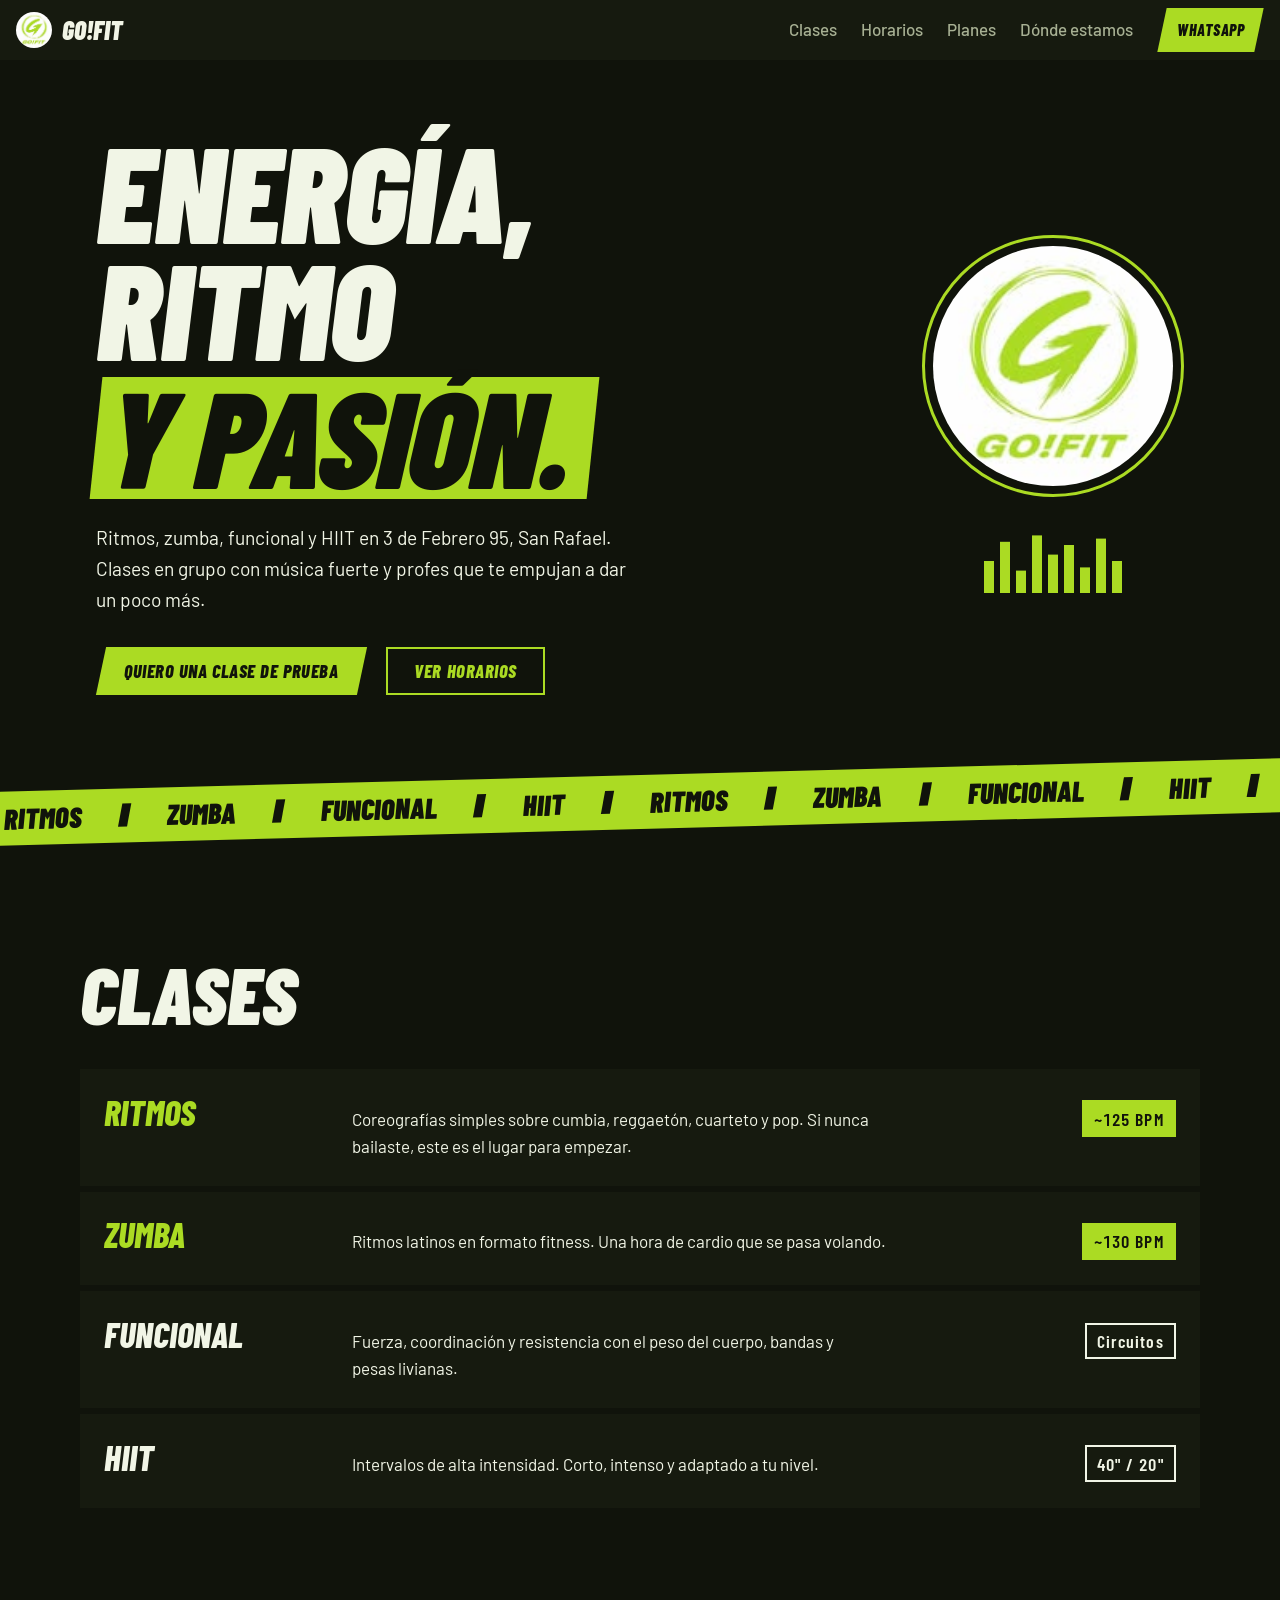
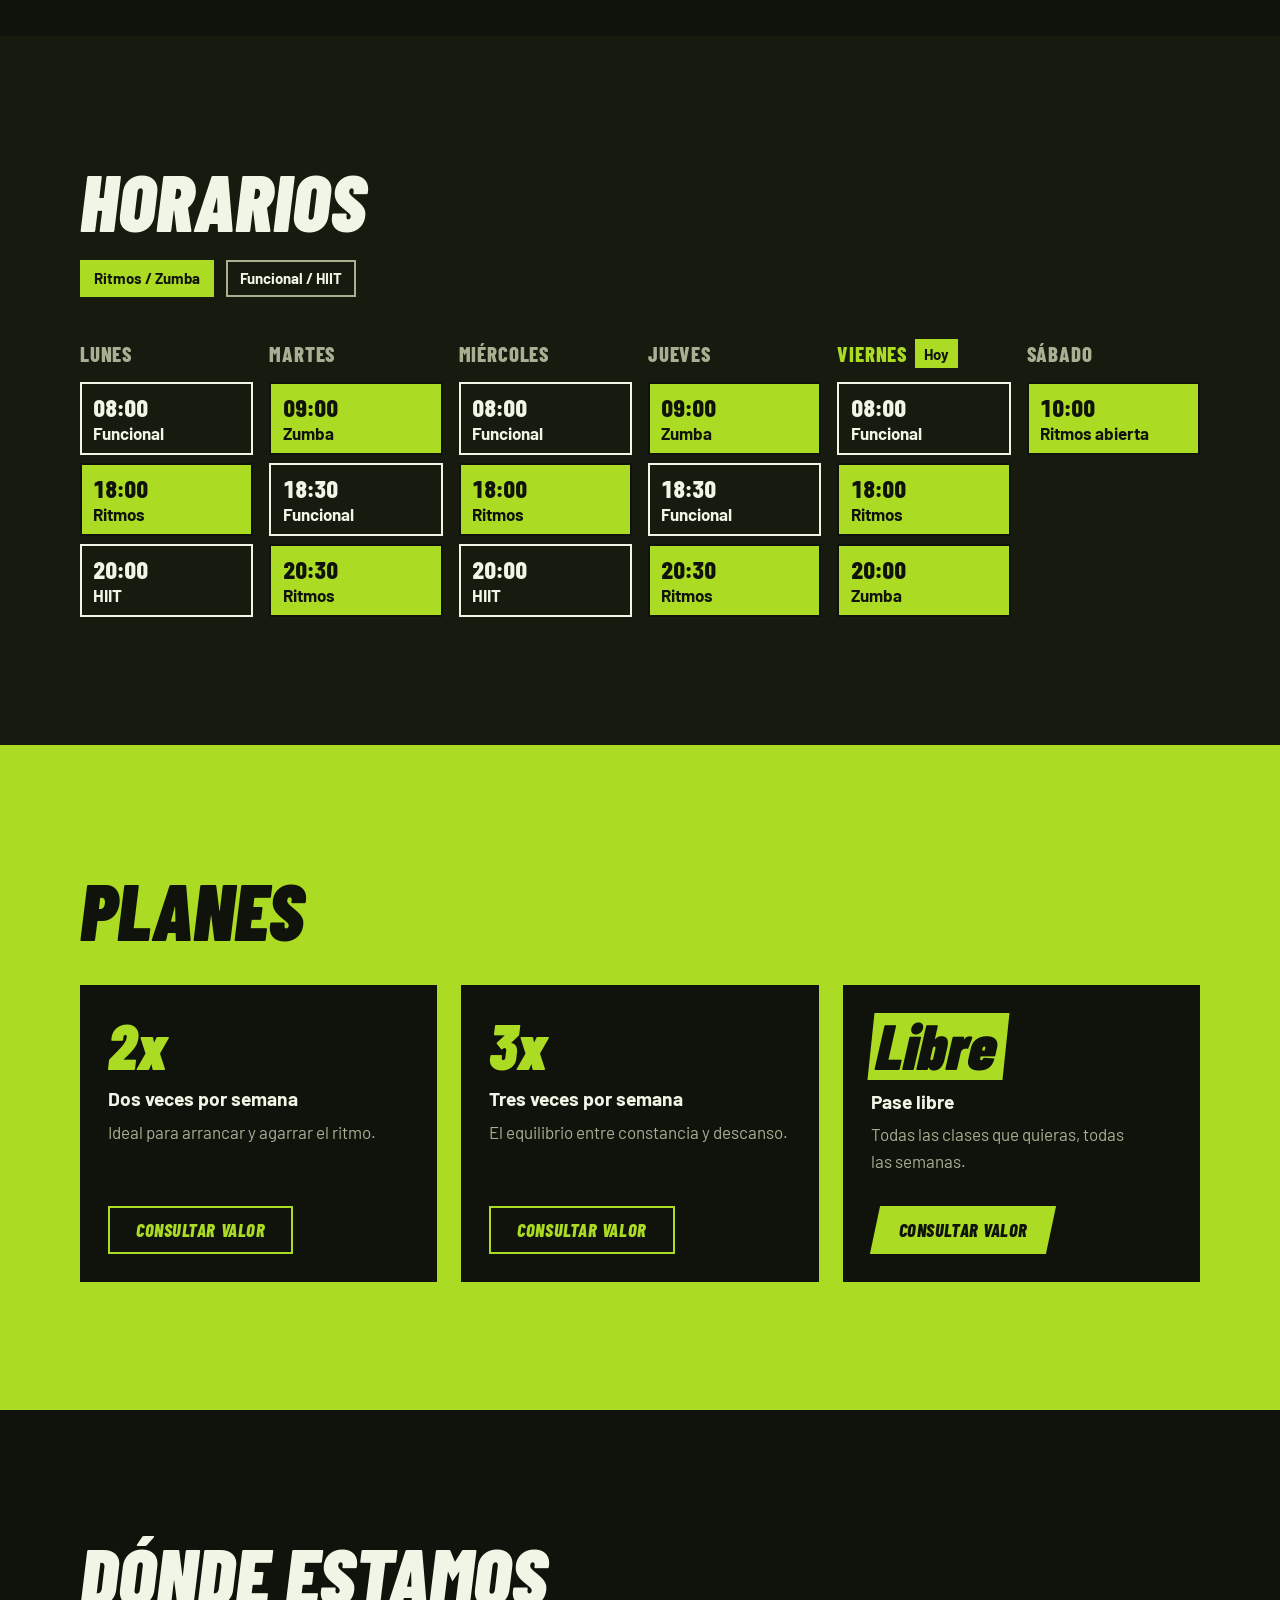
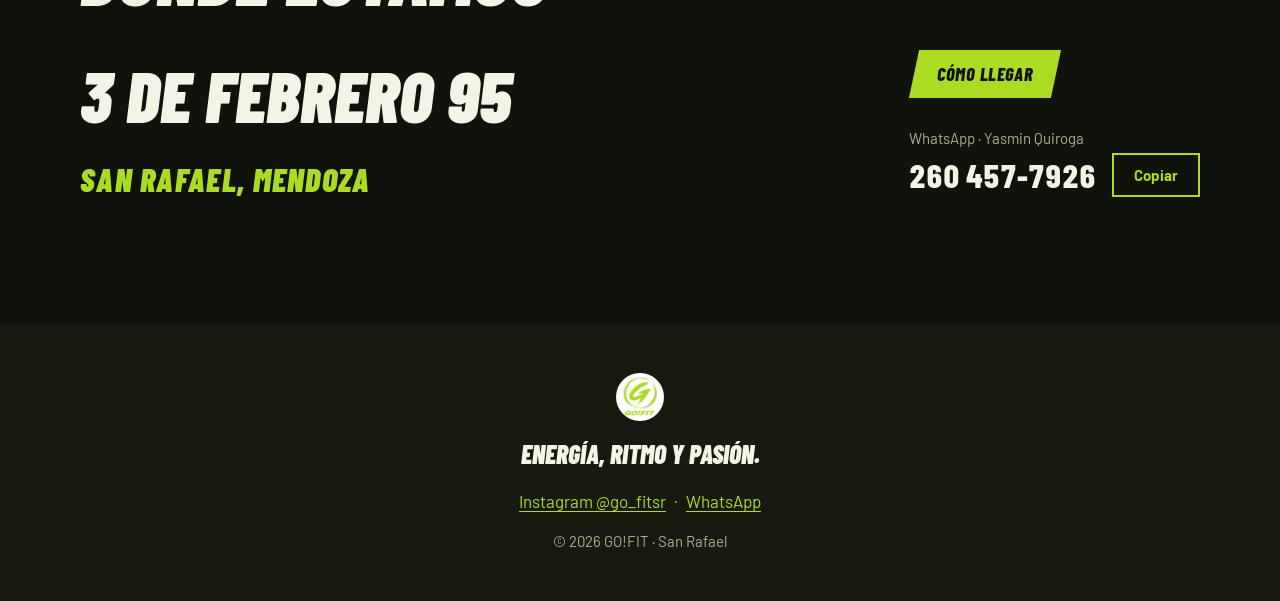
<file: index.html>
<!doctype html>
<html lang="es-AR">
<head>
  <meta charset="utf-8">
  <meta name="viewport" content="width=device-width, initial-scale=1, viewport-fit=cover">
  <meta name="robots" content="noindex"><!-- propuesta: que Google no la indexe hasta que esté aprobada -->
  <title>GO!FIT San Rafael · Ritmos, zumba, funcional y HIIT</title>
  <meta name="description" content="GO!FIT, clases grupales en San Rafael, Mendoza: ritmos, zumba, funcional y HIIT. 3 de Febrero 95. Pedí tu clase de prueba por WhatsApp.">
  <meta property="og:title" content="GO!FIT San Rafael · Energía, ritmo y pasión">
  <meta property="og:description" content="GO!FIT, clases grupales en San Rafael, Mendoza: ritmos, zumba, funcional y HIIT. 3 de Febrero 95. Pedí tu clase de prueba por WhatsApp.">
  <meta property="og:type" content="website">
  <meta property="og:locale" content="es_AR">
  <meta name="color-scheme" content="dark">
  <!-- Igual al fondo de la barra de navegación, para que la barra del celular no corte -->
  <meta name="theme-color" content="#161a0f">
  <link rel="icon" href="img/logo.jpg">
  <link rel="preconnect" href="https://fonts.googleapis.com">
  <link rel="preconnect" href="https://fonts.gstatic.com" crossorigin>
  <link href="https://fonts.googleapis.com/css2?family=Barlow+Condensed:ital,wght@0,600;0,800;1,800;1,900&family=Barlow:wght@400;500;700&display=swap" rel="stylesheet">
  <link rel="stylesheet" href="styles.css">
  <script type="application/ld+json">
  {"@context":"https://schema.org","@type":"ExerciseGym","name":"GO!FIT San Rafael",
   "description":"Clases grupales de ritmos, zumba, funcional y HIIT.",
   "address":{"@type":"PostalAddress","streetAddress":"3 de Febrero 95","addressLocality":"San Rafael","addressRegion":"Mendoza","addressCountry":"AR"},
   "telephone":"+54 9 260 457-7926","sameAs":["https://www.instagram.com/go_fitsr/"]}
  </script>
</head>
<body>

  <a class="skip" href="#contenido">Saltar al contenido</a>

  <header class="nav">
    <a href="#inicio" class="nav__brand" aria-label="GO!FIT, ir al inicio">
      <img src="img/logo.jpg" alt="" width="36" height="36">
      <span>GO!FIT</span>
    </a>
    <button type="button" class="nav__toggle" aria-expanded="false" aria-controls="menu" aria-label="Abrir menú">
      <span></span><span></span><span></span>
    </button>
    <nav id="menu" class="nav__menu" aria-label="Principal">
      <a href="#clases">Clases</a>
      <a href="#horarios">Horarios</a>
      <a href="#planes">Planes</a>
      <a href="#ubicacion">Dónde estamos</a>
      <a href="https://wa.me/5492604577926?text=Hola!%20Quiero%20info%20sobre%20GO!FIT" class="btn btn--small" target="_blank" rel="noopener">WhatsApp</a>
    </nav>
  </header>

  <main id="contenido" tabindex="-1">

    <section id="inicio" class="hero">
      <div class="hero__text">
        <h1 class="hero__title">
          <span>Energía,</span>
          <span>ritmo</span>
          <span class="hero__title-accent">y pasión.</span>
        </h1>
        <p class="hero__lead">Ritmos, zumba, funcional y HIIT en 3 de Febrero 95, San Rafael. Clases en grupo con música fuerte y profes que te empujan a dar un poco más.</p>
        <div class="hero__actions">
          <a href="https://wa.me/5492604577926?text=Hola!%20Quiero%20hacer%20una%20clase%20de%20prueba%20en%20GO!FIT" class="btn" target="_blank" rel="noopener">Quiero una clase de prueba</a>
          <a href="#horarios" class="btn btn--ghost">Ver horarios</a>
        </div>
      </div>
      <div class="hero__visual" aria-hidden="true">
        <div class="hero__badge">
          <img src="img/logo.jpg" alt="" width="150" height="150" decoding="async">
        </div>
        <div class="eq">
          <span></span><span></span><span></span><span></span><span></span><span></span><span></span><span></span><span></span>
        </div>
      </div>
    </section>

    <div class="marquee" aria-hidden="true">
      <div class="marquee__track">
        <span>Ritmos</span><span>Zumba</span><span>Funcional</span><span>HIIT</span>
        <span>Ritmos</span><span>Zumba</span><span>Funcional</span><span>HIIT</span>
        <span>Ritmos</span><span>Zumba</span><span>Funcional</span><span>HIIT</span>
        <span>Ritmos</span><span>Zumba</span><span>Funcional</span><span>HIIT</span>
      </div>
    </div>

    <!-- COMPLETAR: descripciones de ejemplo, ajustar a lo que dan las profes -->
    <section id="clases" class="section">
      <h2 class="section__title" data-reveal>Clases</h2>
      <ul class="classes">
        <li class="class class--music" data-reveal>
          <h3>Ritmos</h3>
          <p>Coreografías simples sobre cumbia, reggaetón, cuarteto y pop. Si nunca bailaste, este es el lugar para empezar.</p>
          <span class="class__tempo">~125 BPM</span>
        </li>
        <li class="class class--music" data-reveal>
          <h3>Zumba</h3>
          <p>Ritmos latinos en formato fitness. Una hora de cardio que se pasa volando.</p>
          <span class="class__tempo">~130 BPM</span>
        </li>
        <li class="class class--power" data-reveal>
          <h3>Funcional</h3>
          <p>Fuerza, coordinación y resistencia con el peso del cuerpo, bandas y pesas livianas.</p>
          <span class="class__tempo">Circuitos</span>
        </li>
        <li class="class class--power" data-reveal>
          <h3>HIIT</h3>
          <p>Intervalos de alta intensidad. Corto, intenso y adaptado a tu nivel.</p>
          <span class="class__tempo">40" / 20"</span>
        </li>
      </ul>
    </section>

    <!-- COMPLETAR: horarios de ejemplo, reemplazar por los reales -->
    <section id="horarios" class="section section--alt">
      <h2 class="section__title" data-reveal>Horarios</h2>
      <div class="legend">
        <span class="chip chip--music">Ritmos / Zumba</span>
        <span class="chip chip--power">Funcional / HIIT</span>
      </div>
      <!-- data-day: número de día de JavaScript (1 = lunes) para marcar "Hoy" -->
      <div class="week">
        <div class="day" data-day="1" data-reveal>
          <h3>Lunes</h3>
          <ul class="day__slots">
            <li class="slot slot--power"><time>08:00</time> Funcional</li>
            <li class="slot slot--music"><time>18:00</time> Ritmos</li>
            <li class="slot slot--power"><time>20:00</time> HIIT</li>
          </ul>
        </div>
        <div class="day" data-day="2" data-reveal>
          <h3>Martes</h3>
          <ul class="day__slots">
            <li class="slot slot--music"><time>09:00</time> Zumba</li>
            <li class="slot slot--power"><time>18:30</time> Funcional</li>
            <li class="slot slot--music"><time>20:30</time> Ritmos</li>
          </ul>
        </div>
        <div class="day" data-day="3" data-reveal>
          <h3>Miércoles</h3>
          <ul class="day__slots">
            <li class="slot slot--power"><time>08:00</time> Funcional</li>
            <li class="slot slot--music"><time>18:00</time> Ritmos</li>
            <li class="slot slot--power"><time>20:00</time> HIIT</li>
          </ul>
        </div>
        <div class="day" data-day="4" data-reveal>
          <h3>Jueves</h3>
          <ul class="day__slots">
            <li class="slot slot--music"><time>09:00</time> Zumba</li>
            <li class="slot slot--power"><time>18:30</time> Funcional</li>
            <li class="slot slot--music"><time>20:30</time> Ritmos</li>
          </ul>
        </div>
        <div class="day" data-day="5" data-reveal>
          <h3>Viernes</h3>
          <ul class="day__slots">
            <li class="slot slot--power"><time>08:00</time> Funcional</li>
            <li class="slot slot--music"><time>18:00</time> Ritmos</li>
            <li class="slot slot--music"><time>20:00</time> Zumba</li>
          </ul>
        </div>
        <div class="day" data-day="6" data-reveal>
          <h3>Sábado</h3>
          <ul class="day__slots">
            <li class="slot slot--music"><time>10:00</time> Ritmos abierta</li>
          </ul>
        </div>
      </div>
    </section>

    <!-- COMPLETAR: confirmar planes; los valores se consultan por WhatsApp -->
    <section id="planes" class="section section--lime">
      <h2 class="section__title" data-reveal>Planes</h2>
      <div class="plans">
        <article class="plan" data-reveal>
          <p class="plan__freq">2x</p>
          <h3>Dos veces por semana</h3>
          <p>Ideal para arrancar y agarrar el ritmo.</p>
          <a class="btn btn--ghost plan__cta" href="https://wa.me/5492604577926?text=Hola!%20Quiero%20el%20valor%20del%20plan%202%20veces%20por%20semana" target="_blank" rel="noopener">Consultar valor</a>
        </article>
        <article class="plan" data-reveal>
          <p class="plan__freq">3x</p>
          <h3>Tres veces por semana</h3>
          <p>El equilibrio entre constancia y descanso.</p>
          <a class="btn btn--ghost plan__cta" href="https://wa.me/5492604577926?text=Hola!%20Quiero%20el%20valor%20del%20plan%203%20veces%20por%20semana" target="_blank" rel="noopener">Consultar valor</a>
        </article>
        <article class="plan plan--featured" data-reveal>
          <p class="plan__freq">Libre</p>
          <h3>Pase libre</h3>
          <p>Todas las clases que quieras, todas las semanas.</p>
          <a class="btn plan__cta" href="https://wa.me/5492604577926?text=Hola!%20Quiero%20el%20valor%20del%20pase%20libre" target="_blank" rel="noopener">Consultar valor</a>
        </article>
      </div>
    </section>

    <section id="ubicacion" class="section">
      <h2 class="section__title" data-reveal>Dónde estamos</h2>
      <div class="location">
        <p class="location__address">3 de Febrero 95<br><span>San Rafael, Mendoza</span></p>
        <div class="location__actions">
          <a class="btn" href="https://www.google.com/maps/search/?api=1&query=3+de+Febrero+95,+San+Rafael,+Mendoza" target="_blank" rel="noopener">Cómo llegar</a>
          <div class="contact">
            <p class="contact__label">WhatsApp · Yasmin Quiroga</p>
            <p class="contact__number">
              <span id="phone" class="contact__phone">260 457-7926</span>
              <button type="button" class="contact__copy" id="copy-phone" aria-label="Copiar el número de WhatsApp">Copiar</button>
            </p>
            <!-- Anuncia "copiado" a lectores de pantalla; el botón tiene aria-label fijo -->
            <span class="sr-only" id="copy-status" role="status"></span>
          </div>
        </div>
      </div>
    </section>

  </main>

  <footer class="footer">
    <img src="img/logo.jpg" alt="Logo de GO!FIT" width="48" height="48" loading="lazy" decoding="async">
    <p class="footer__tag">Energía, ritmo y pasión.</p>
    <p class="footer__links">
      <a href="https://www.instagram.com/go_fitsr/" target="_blank" rel="noopener">Instagram @go_fitsr</a>
      <span aria-hidden="true">·</span>
      <a href="https://wa.me/5492604577926?text=Hola!%20Quiero%20info%20sobre%20GO!FIT" target="_blank" rel="noopener">WhatsApp</a>
    </p>
    <p class="footer__copy">© <span id="year">2026</span> GO!FIT · San Rafael</p>
  </footer>

  <script src="script.js"></script>
</body>
</html>
</file>
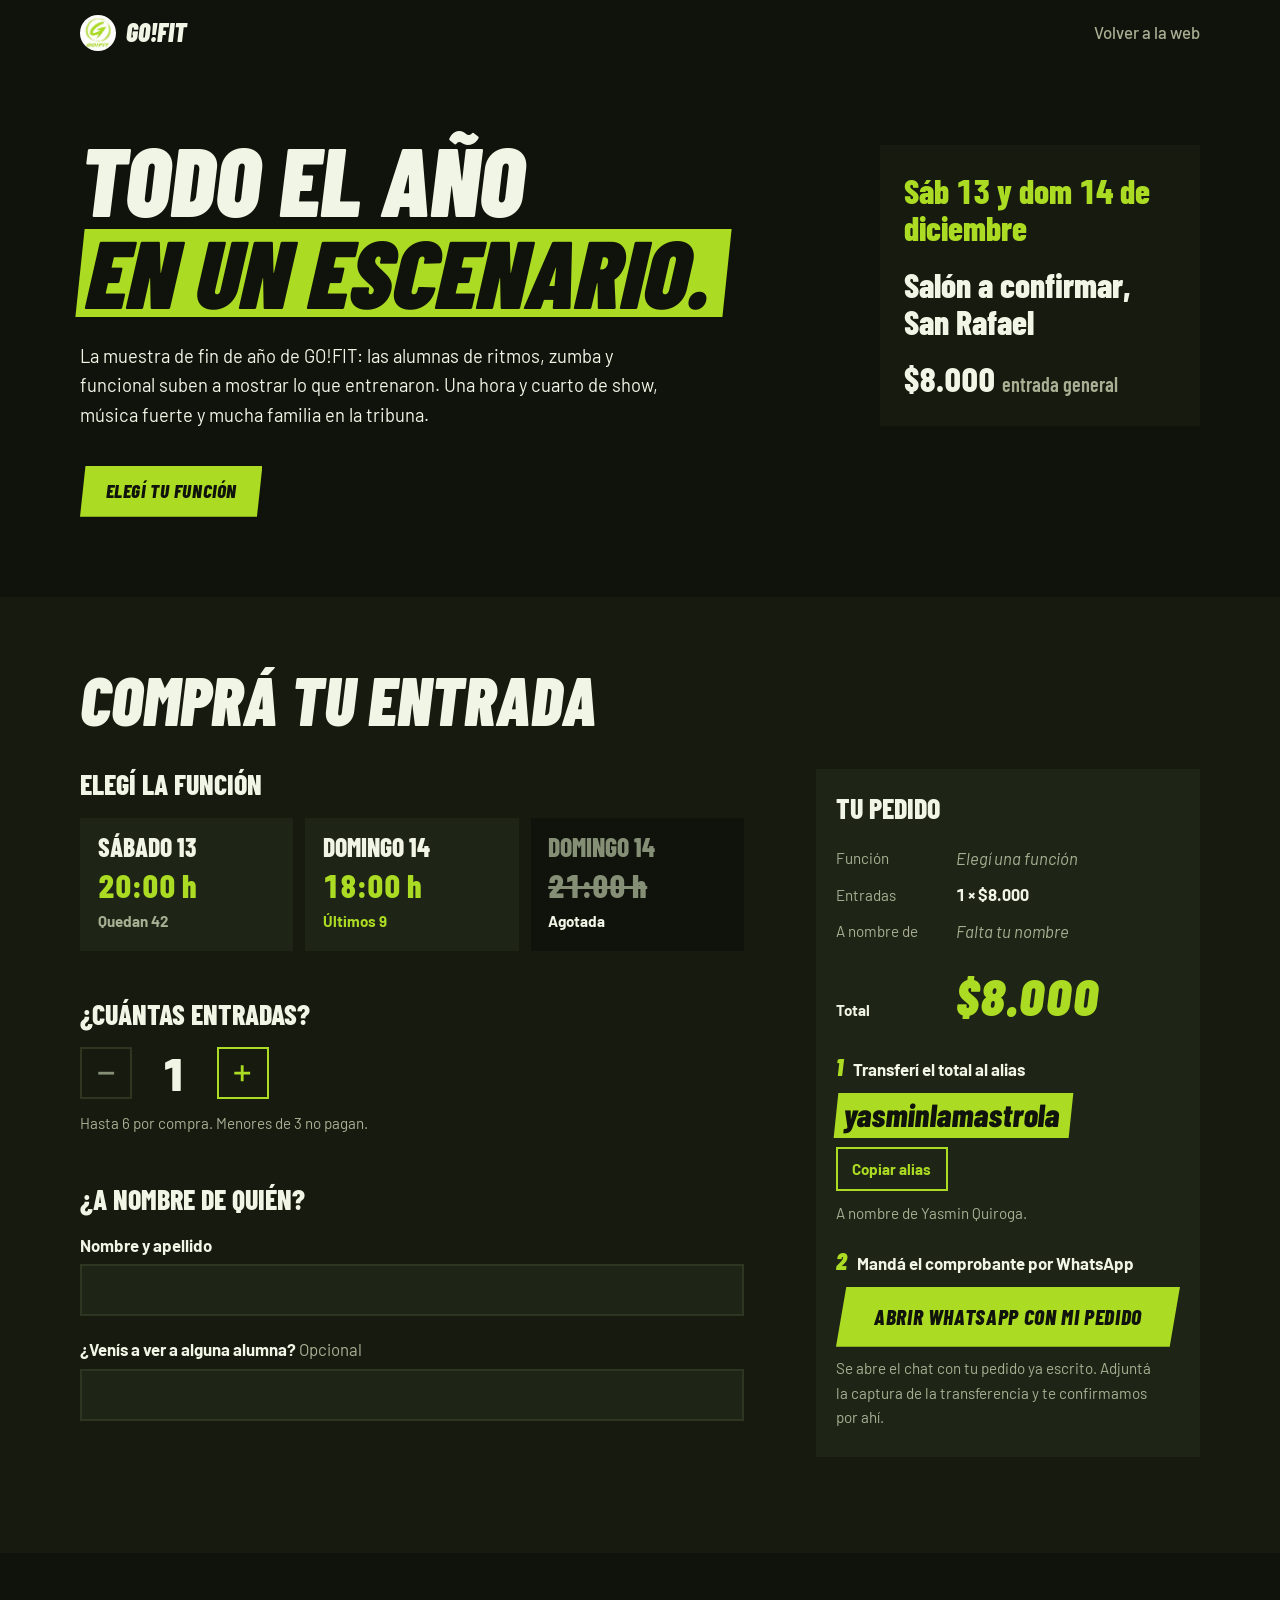
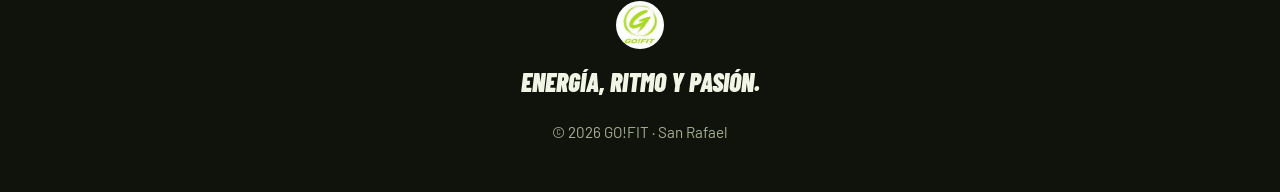
<file: entradas.html>
<!doctype html>
<html lang="es-AR">
<head>
  <meta charset="utf-8">
  <meta name="viewport" content="width=device-width, initial-scale=1, viewport-fit=cover, interactive-widget=resizes-content">
  <meta name="robots" content="noindex"><!-- muestra: que Google no la indexe hasta que esté aprobada -->
  <title>Entradas · Muestra de fin de año GO!FIT</title>
  <meta name="description" content="Comprá tu entrada para la muestra de fin de año de GO!FIT San Rafael. Elegí la función, transferí y mandá el comprobante por WhatsApp.">
  <meta name="theme-color" content="#10130b">
  <link rel="icon" href="img/logo.jpg">
  <link rel="preconnect" href="https://fonts.googleapis.com">
  <link rel="preconnect" href="https://fonts.gstatic.com" crossorigin>
  <link href="https://fonts.googleapis.com/css2?family=Barlow+Condensed:ital,wght@0,600;0,800;1,800;1,900&family=Barlow:wght@400;500;700&display=swap" rel="stylesheet">
  <link rel="stylesheet" href="entradas.css">
</head>
<body>

  <a class="skip" href="#comprar">Saltar a la compra</a>

  <header class="nav">
    <a href="index.html" class="nav__brand" aria-label="GO!FIT, volver al inicio">
      <img src="img/logo.jpg" alt="" width="36" height="36">
      <span>GO!FIT</span>
    </a>
    <a href="index.html" class="nav__back">Volver a la web</a>
  </header>

  <main id="contenido" tabindex="-1">

    <!-- COMPLETAR: todo lo de esta página es de ejemplo (fechas, lugar, precio, cupos) -->
    <section class="show" aria-labelledby="titulo">
      <h1 id="titulo" class="show__title">
        <span>Todo el año</span>
        <span class="show__title-accent">en un escenario.</span>
      </h1>
      <p class="show__lead">La muestra de fin de año de GO!FIT: las alumnas de ritmos, zumba y funcional suben a mostrar lo que entrenaron. Una hora y cuarto de show, música fuerte y mucha familia en la tribuna.</p>
      <ul class="facts">
        <li class="facts__item facts__item--when">Sáb 13 y dom 14 de diciembre</li>
        <li class="facts__item">Salón a confirmar, San Rafael</li>
        <li class="facts__item">$8.000 <span class="facts__note">entrada general</span></li>
      </ul>
      <a href="#comprar" class="btn show__cta">Elegí tu función</a>
    </section>

    <section id="comprar" class="buy section--alt" aria-labelledby="comprar-titulo" tabindex="-1">
      <div class="buy__inner">
        <h2 id="comprar-titulo" class="section__title">Comprá tu entrada</h2>

        <form id="ticket-form" class="ticket" novalidate>

          <div class="ticket__steps" id="pasos">
            <fieldset class="step" id="funciones" aria-describedby="funcion-error">
              <legend>Elegí la función</legend>
              <div class="shows">
                <label class="show-opt">
                  <input type="radio" name="funcion" value="Sábado 13/12 · 20:00 h" data-cupos="42">
                  <span class="show-opt__day">Sábado 13 <span class="sr-only">de diciembre</span></span>
                  <span class="show-opt__time">20:00 h</span>
                  <span class="show-opt__cupos">Quedan 42</span>
                </label>
                <label class="show-opt">
                  <input type="radio" name="funcion" value="Domingo 14/12 · 18:00 h" data-cupos="9">
                  <span class="show-opt__day">Domingo 14 <span class="sr-only">de diciembre</span></span>
                  <span class="show-opt__time">18:00 h</span>
                  <span class="show-opt__cupos">Últimas 9</span>
                </label>
                <label class="show-opt">
                  <input type="radio" name="funcion" value="Domingo 14/12 · 21:00 h" data-cupos="0" disabled>
                  <span class="show-opt__day">Domingo 14 <span class="sr-only">de diciembre</span></span>
                  <span class="show-opt__time">21:00 h</span>
                  <span class="show-opt__cupos">Agotada</span>
                </label>
              </div>
              <p class="shows__empty" id="shows-empty" hidden>
                Se agotaron todas las funciones.
                <a href="https://wa.me/5492604577926?text=Hola!%20Quiero%20anotarme%20en%20la%20lista%20de%20espera%20para%20la%20muestra%20de%20fin%20de%20a%C3%B1o%20de%20GO!FIT." target="_blank" rel="noopener">Escribinos por WhatsApp</a> y te anotamos en la lista de espera.
              </p>
              <p class="field-error" id="funcion-error" hidden></p>
            </fieldset>

            <fieldset class="step">
              <legend>¿Cuántas entradas?</legend>
              <div class="qty">
                <button type="button" class="qty__btn" data-step="-1" aria-label="Una entrada menos" aria-controls="qty">
                  <svg viewBox="0 0 24 24" aria-hidden="true"><path d="M5 12h14"/></svg>
                </button>
                <output id="qty" class="qty__value" aria-live="polite" aria-label="Cantidad de entradas">1</output>
                <button type="button" class="qty__btn" data-step="1" aria-label="Una entrada más" aria-controls="qty">
                  <svg viewBox="0 0 24 24" aria-hidden="true"><path d="M5 12h14M12 5v14"/></svg>
                </button>
                <p class="qty__note" id="qty-note" aria-live="polite">Hasta 6 por compra. Menores de 3 no pagan.</p>
              </div>
            </fieldset>

            <fieldset class="step">
              <legend>¿A nombre de quién?</legend>
              <div class="field">
                <label for="nombre">Nombre y apellido</label>
                <input type="text" id="nombre" name="nombre" autocomplete="name" autocapitalize="words" enterkeyhint="next" maxlength="80" required aria-describedby="nombre-error">
                <p class="field-error" id="nombre-error" hidden></p>
              </div>
              <div class="field">
                <label for="alumna">¿Venís a ver a alguna alumna? <span class="field__opt">Opcional</span></label>
                <input type="text" id="alumna" name="alumna" autocomplete="off" autocapitalize="words" enterkeyhint="done" maxlength="80">
              </div>
            </fieldset>
          </div>

          <div class="ticket__pay" id="pago" tabindex="-1">
            <div class="pay">
              <h3 class="pay__title">Tu pedido</h3>
              <dl class="order">
                <div class="order__row"><dt>Función</dt><dd id="sum-funcion" class="is-empty">Elegí una función</dd></div>
                <div class="order__row"><dt>Entradas</dt><dd id="sum-cantidad">1 × $8.000</dd></div>
                <div class="order__row"><dt>A nombre de</dt><dd id="sum-nombre" class="is-empty">Falta tu nombre</dd></div>
                <div class="order__row order__row--total"><dt>Total</dt><dd><output id="total" class="order__total">$8.000</output></dd></div>
              </dl>

              <ol class="pay__steps">
                <li>
                  <p class="pay__step-text">Transferí el total al alias</p>
                  <div class="alias">
                    <p class="alias__value" id="alias">yasminlamastrola</p>
                    <button type="button" class="alias__copy" id="copy-alias" aria-describedby="alias">Copiar alias</button>
                  </div>
                  <p class="alias__note">A nombre de Yasmin Quiroga. <span id="copy-status" class="alias__status" role="status"></span></p>
                </li>
                <li>
                  <p class="pay__step-text">Mandá el comprobante por WhatsApp</p>
                  <button type="submit" class="btn btn--block" id="submit">Abrir WhatsApp con mi pedido</button>
                  <p class="pay__hint">Se abre el chat con tu pedido ya escrito. Adjuntá la captura de la transferencia y te confirmamos por ahí.</p>
                </li>
              </ol>

              <div class="sent" id="sent" role="status" hidden>
                <p class="sent__text" id="sent-text"></p>
                <a class="sent__link" id="sent-link" href="https://wa.me/5492604577926" target="_blank" rel="noopener">Abrir WhatsApp</a>
              </div>
            </div>
          </div>

        </form>
      </div>
    </section>

    <!-- Resumen pegajoso en el celular: lleva al pedido mientras se completan los pasos -->
    <a class="dock" id="dock" href="#pago" inert>
      <span class="dock__info">
        <span class="dock__what" id="dock-what">Elegí una función</span>
        <span class="dock__total" id="dock-total">$8.000</span>
      </span>
      <span class="dock__cta">Ver pedido</span>
    </a>

  </main>

  <footer class="footer">
    <img src="img/logo.jpg" alt="Logo de GO!FIT" width="48" height="48">
    <p class="footer__tag">Energía, ritmo y pasión.</p>
    <p class="footer__copy">© <span id="year">2026</span> GO!FIT · San Rafael</p>
  </footer>

  <script src="entradas.js"></script>
</body>
</html>
</file>
<file: styles.css>
/* Layout: bloques a todo el ancho que alternan noche y lima, como luces de una clase de ritmos */
:root {
  --lime: #abdb23;
  --ink: #10130b;
  --night: #161a0f;
  --surface: #1f2516;
  --text: #f1f5e6;
  --muted: #a7b093;
  --display: "Barlow Condensed", "Arial Narrow", sans-serif;
  --body: "Barlow", system-ui, sans-serif;
  --max: 1120px;

  /* Escala tipográfica: pocos tamaños, bien separados */
  --fs-small: .9375rem;
  --fs-body: 1.0625rem;
  --fs-lead: 1.2rem;
  --fs-label: 1.5rem;
  --fs-h3: 2.2rem;

  /* Márgenes laterales, respetando el notch en horizontal */
  --gutter: max(1rem, env(safe-area-inset-left, 0px), env(safe-area-inset-right, 0px));
  --nav-h: 3.75rem;

  /* Movimiento: salida fuerte para feedback, el mismo inclinado de la marca */
  --ease-out: cubic-bezier(.23, 1, .32, 1);
  --slant: -12deg;

  color-scheme: dark;
}

*, *::before, *::after { box-sizing: border-box; }

html {
  scroll-behavior: smooth;
  scroll-padding-top: calc(var(--nav-h) + env(safe-area-inset-top, 0px) + 1rem);
  -webkit-tap-highlight-color: transparent;
  -webkit-text-size-adjust: 100%;
  text-size-adjust: 100%;
  scrollbar-color: var(--lime) var(--night);
}

body {
  margin: 0;
  font-family: var(--body);
  font-size: var(--fs-body);
  background: var(--ink);
  color: var(--text);
  line-height: 1.6;
}

::selection { background: var(--lime); color: var(--ink); }
.section--lime ::selection { background: var(--ink); color: var(--lime); }

main { overflow-x: clip; }

img { max-width: 100%; display: block; }
a { color: inherit; text-underline-offset: .2em; }
h1, h2, h3 { text-wrap: balance; overflow-wrap: anywhere; }
p { text-wrap: pretty; }
ul { list-style: none; margin: 0; padding: 0; }

a, button { touch-action: manipulation; }

/* Foco visible en todos lados; en la sección lima va en tinta */
a:focus-visible, button:focus-visible { outline: 3px solid var(--lime); outline-offset: 4px; }
.section--lime a:focus-visible { outline-color: var(--ink); }

.sr-only {
  position: absolute;
  width: 1px;
  height: 1px;
  overflow: hidden;
  clip: rect(0 0 0 0);
  white-space: nowrap;
}

/* Botones: el fondo inclinado vive en ::before para que el foco no quede recortado.
   ::after es la capa de hover, que solo cambia opacidad. */
.btn {
  position: relative;
  isolation: isolate;
  display: inline-flex;
  align-items: center;
  justify-content: center;
  min-height: 3rem;
  padding: .75rem 1.75rem;
  color: var(--ink);
  font-family: var(--display);
  font-weight: 800;
  font-style: italic;
  font-size: 1.15rem;
  line-height: 1.1;
  text-align: center;
  text-decoration: none;
  text-transform: uppercase;
  letter-spacing: .03em;
  user-select: none;
  -webkit-user-select: none;
  transition: transform .16s var(--ease-out);
}
.btn::before, .btn::after {
  content: "";
  position: absolute;
  /* Lateral de .3rem: el inclinado no se sale del ancho del botón */
  inset: 0 .3rem;
  z-index: -1;
  transform: skewX(var(--slant));
}
.btn::before { background: var(--lime); }
.btn::after { background: var(--text); opacity: 0; transition: opacity .16s ease; }
.btn:active { transform: scale(.97); }

.btn--ghost { color: var(--lime); }
.btn--ghost::before, .btn--ghost::after { inset: 0; transform: none; }
.btn--ghost::before { background: transparent; border: 2px solid var(--lime); }
.btn--ghost::after { background: var(--lime); }

.btn--small { min-height: 2.75rem; padding: .5rem 1.25rem; font-size: 1rem; }

@media (hover: hover) and (pointer: fine) {
  .btn:hover { transform: translateY(-2px); }
  .btn:hover::after { opacity: 1; }
  .btn--ghost:hover { color: var(--ink); }
  .btn:active { transform: scale(.97); }
}

/* Navegación: barra sólida un tono arriba del fondo, sin línea ni desenfoque */
.nav {
  position: sticky;
  top: 0;
  z-index: 10;
  display: flex;
  align-items: center;
  justify-content: space-between;
  min-height: calc(var(--nav-h) + env(safe-area-inset-top, 0px));
  padding: env(safe-area-inset-top, 0px) var(--gutter) 0;
  background: var(--night);
}
.nav__brand {
  display: flex;
  align-items: center;
  gap: .6rem;
  min-height: 2.75rem;
  text-decoration: none;
  font-family: var(--display);
  font-weight: 900;
  font-style: italic;
  font-size: 1.6rem;
}
.nav__brand img { border-radius: 50%; flex-shrink: 0; }
.nav__menu { display: flex; align-items: center; gap: 1.5rem; }
.nav__menu a:not(.btn) {
  display: inline-flex;
  align-items: center;
  min-height: 2.75rem;
  text-decoration: none;
  font-weight: 500;
  color: var(--muted);
}
.nav__toggle { display: none; }

@media (hover: hover) and (pointer: fine) {
  .nav__menu a:not(.btn):hover { color: var(--lime); }
}

@media (max-width: 760px) {
  .nav__toggle {
    display: flex;
    flex-direction: column;
    justify-content: center;
    align-items: center;
    gap: 5px;
    width: 2.75rem;
    height: 2.75rem;
    margin-right: -.6rem;
    background: none;
    border: 0;
    cursor: pointer;
  }
  .nav__toggle span {
    width: 24px;
    height: 2px;
    background: var(--text);
    transition: transform .2s var(--ease-out), opacity .2s ease;
  }
  /* Hamburguesa a cruz: 7px = alto de la línea + gap */
  .nav__toggle[aria-expanded="true"] span:nth-child(1) { transform: translateY(7px) rotate(45deg); }
  .nav__toggle[aria-expanded="true"] span:nth-child(2) { opacity: 0; }
  .nav__toggle[aria-expanded="true"] span:nth-child(3) { transform: translateY(-7px) rotate(-45deg); }

  /* Menú desplegable: entra con opacidad y un desplazamiento corto; visibility lo saca del tab */
  .nav__menu {
    position: absolute;
    top: 100%;
    left: 0;
    right: 0;
    flex-direction: column;
    align-items: stretch;
    gap: 0;
    padding: .5rem var(--gutter) 1.25rem;
    background: var(--night);
    opacity: 0;
    visibility: hidden;
    transform: translateY(-.5rem);
    transition: opacity .18s ease, transform .22s var(--ease-out), visibility 0s linear .22s;
  }
  .nav__menu.is-open {
    opacity: 1;
    visibility: visible;
    transform: none;
    transition: opacity .18s ease, transform .22s var(--ease-out), visibility 0s;
  }
  .nav__menu a:not(.btn) { min-height: 3rem; font-size: 1.15rem; color: var(--text); }
  .nav__menu .btn { margin-top: .75rem; align-self: flex-start; }
}

/* Hero */
.hero {
  max-width: var(--max);
  margin: 0 auto;
  padding: 4.5rem var(--gutter) 5rem;
  display: grid;
  grid-template-columns: 1.4fr 1fr;
  align-items: center;
  gap: 3rem;
}
.hero__text { min-width: 0; }
.hero__title {
  margin: 0 0 1.5rem;
  font-family: var(--display);
  font-weight: 900;
  font-style: italic;
  font-size: clamp(3.6rem, 12vw, 8.5rem);
  line-height: .86;
  text-transform: uppercase;
  letter-spacing: -.01em;
}
.hero__title span { display: block; }
.hero__title-accent {
  color: var(--ink);
  background: var(--lime);
  width: fit-content;
  padding: 0 .15em .04em .08em;
  margin-top: .08em;
  transform: skewX(-6deg);
}
.hero__lead { max-width: 34rem; font-size: var(--fs-lead); margin: 0 0 2rem; }
.hero__actions { display: flex; flex-wrap: wrap; gap: 1rem 1.25rem; }

/* El visual se pega al margen derecho para que la página quede pareja a los dos lados */
.hero__visual { justify-self: end; display: flex; flex-direction: column; align-items: center; gap: 2rem; }
.hero__badge {
  width: min(240px, 60vw);
  aspect-ratio: 1;
  flex-shrink: 0;
  border-radius: 50%;
  overflow: hidden;
  background: #fff;
  /* Anillo lima separado del logo por una franja del fondo */
  outline: 3px solid var(--lime);
  outline-offset: 8px;
  margin: 11px;
}
.hero__badge img { width: 100%; height: 100%; object-fit: cover; }

/* Ecualizador: la única animación protagonista. Cada barra con su duración para que no marchen juntas */
.eq { display: flex; align-items: flex-end; gap: 6px; height: 64px; }
.eq span {
  width: 10px;
  height: 100%;
  background: var(--lime);
  transform-origin: bottom;
  transform: scaleY(.5);
  animation: bounce .9s cubic-bezier(.45, 0, .55, 1) infinite alternate;
}
.eq span:nth-child(2) { animation-delay: -.2s; animation-duration: .7s;  transform: scaleY(.8); }
.eq span:nth-child(3) { animation-delay: -.5s; animation-duration: 1.1s; transform: scaleY(.35); }
.eq span:nth-child(4) { animation-delay: -.1s; animation-duration: .8s;  transform: scaleY(.9); }
.eq span:nth-child(5) { animation-delay: -.7s; animation-duration: .6s;  transform: scaleY(.6); }
.eq span:nth-child(6) { animation-delay: -.3s; animation-duration: 1s;   transform: scaleY(.75); }
.eq span:nth-child(7) { animation-delay: -.8s; animation-duration: .75s; transform: scaleY(.4); }
.eq span:nth-child(8) { animation-delay: -.15s; animation-duration: .95s; transform: scaleY(.85); }
.eq span:nth-child(9) { animation-delay: -.6s; animation-duration: .85s; transform: scaleY(.5); }
@keyframes bounce { from { transform: scaleY(.2); } to { transform: scaleY(1); } }

@media (max-width: 760px) {
  .hero { grid-template-columns: 1fr; padding-top: 2.5rem; padding-bottom: 4rem; gap: 2.25rem; }
  .hero__visual { justify-self: start; flex-direction: row; order: -1; gap: 1.75rem; }
  .hero__badge { width: 104px; outline-width: 2px; outline-offset: 5px; margin: 7px; }
  .eq { height: 48px; }
  .hero__actions .btn { flex: 1 1 14rem; }
}

/* Cinta de clases */
.marquee {
  overflow: hidden;
  background: var(--lime);
  color: var(--ink);
  transform: rotate(-1.5deg);
  margin: 0 -1rem;
  padding: .6rem 0;
}
.marquee__track {
  display: flex;
  width: max-content;
  animation: scroll 22s linear infinite;
}
.marquee__track span {
  display: flex;
  align-items: center;
  font-family: var(--display);
  font-weight: 900;
  font-style: italic;
  font-size: 1.8rem;
  line-height: 1.2;
  text-transform: uppercase;
  padding: 0 1.2rem;
}
/* Separador: una barrita inclinada, la misma forma de los botones y el ecualizador */
.marquee__track span::after {
  content: "";
  width: .3em;
  height: .8em;
  margin-left: 2.4rem;
  background: currentColor;
  transform: skewX(var(--slant));
}
@keyframes scroll { to { transform: translateX(-50%); } }

/* Secciones */
.section { padding: clamp(4.5rem, 10vw, 8rem) var(--gutter); }
.section > * { max-width: var(--max); margin-left: auto; margin-right: auto; }
.section--alt { background: var(--night); }
.section--lime { background: var(--lime); color: var(--ink); }
.section__title {
  margin-top: 0;
  margin-bottom: 2.5rem;
  font-family: var(--display);
  font-weight: 900;
  font-style: italic;
  font-size: clamp(2.8rem, 8vw, 5rem);
  line-height: .9;
  text-transform: uppercase;
}

/* Clases: filas en franjas de tono, sin líneas divisorias */
.classes { display: grid; gap: .375rem; }
.class {
  display: grid;
  grid-template-columns: 14rem minmax(0, 1fr) auto;
  align-items: baseline;
  gap: 1.5rem;
  padding: 1.6rem 1.5rem;
  background: var(--night);
}
.class h3 {
  margin: 0;
  min-width: 0;
  font-family: var(--display);
  font-weight: 800;
  font-style: italic;
  font-size: var(--fs-h3);
  text-transform: uppercase;
  line-height: 1;
  transition: transform .2s var(--ease-out);
}
.class p { margin: 0; max-width: 36rem; min-width: 0; }
.class__tempo {
  font-family: var(--display);
  font-weight: 600;
  font-size: 1.1rem;
  letter-spacing: .06em;
  font-variant-numeric: tabular-nums;
  white-space: nowrap;
  padding: .15rem .65rem;
  border: 2px solid var(--lime);
}
.class--music h3 { color: var(--lime); }
.class--music .class__tempo { background: var(--lime); color: var(--ink); }
.class--power .class__tempo { border-color: var(--text); }

@media (hover: hover) and (pointer: fine) {
  .class:hover h3 { transform: skewX(-4deg) translateX(4px); }
}

@media (max-width: 760px) {
  .class { grid-template-columns: minmax(0, 1fr) auto; gap: .6rem 1rem; padding: 1.4rem 1.1rem; }
  .class p { grid-column: 1 / -1; grid-row: 2; }
}

/* Horarios */
.legend { display: flex; flex-wrap: wrap; gap: .75rem; margin-top: -1rem; margin-bottom: 2.5rem; }
.chip {
  font-size: var(--fs-small);
  font-weight: 700;
  padding: .3rem .75rem;
  border: 2px solid var(--lime);
}
.chip--music, .slot--music { background: var(--lime); border-color: var(--lime); color: var(--ink); }
.chip--power, .slot--power { border-color: var(--muted); color: var(--text); }

.week { display: grid; grid-template-columns: repeat(6, minmax(0, 1fr)); gap: 1rem; }
.day { display: flex; flex-direction: column; gap: .5rem; min-width: 0; }
.day h3 {
  display: flex;
  flex-wrap: wrap;
  align-items: center;
  gap: .25rem .5rem;
  margin: 0 0 .25rem;
  font-family: var(--display);
  font-weight: 800;
  font-size: 1.3rem;
  text-transform: uppercase;
  letter-spacing: .04em;
  color: var(--muted);
}
.day__slots { display: flex; flex-direction: column; gap: .5rem; }
.slot {
  padding: .55rem .7rem;
  font-weight: 700;
  line-height: 1.25;
  overflow-wrap: anywhere;
  border: 2px solid;
}
.slot time {
  display: block;
  font-family: var(--display);
  font-weight: 800;
  font-size: var(--fs-label);
  font-variant-numeric: tabular-nums;
}

/* Hoy: lo marca script.js con la fecha del visitante */
.day.is-today h3 { color: var(--lime); }
.day__today {
  font-family: var(--body);
  font-size: var(--fs-small);
  font-weight: 700;
  letter-spacing: 0;
  text-transform: none;
  padding: .15rem .55rem;
  background: var(--lime);
  color: var(--ink);
}

@media (max-width: 900px) { .week { grid-template-columns: repeat(3, minmax(0, 1fr)); row-gap: 2rem; } }
@media (max-width: 520px) { .week { grid-template-columns: repeat(2, minmax(0, 1fr)); gap: 1.75rem .75rem; } }

/* Planes */
.plans { display: grid; grid-template-columns: repeat(3, minmax(0, 1fr)); gap: 1.5rem; }
.plan {
  display: flex;
  flex-direction: column;
  align-items: flex-start;
  gap: .4rem;
  padding: 1.75rem;
  background: var(--ink);
  color: var(--text);
}
.plan__freq {
  margin: 0;
  font-family: var(--display);
  font-weight: 900;
  font-style: italic;
  font-size: 4rem;
  line-height: 1;
  color: var(--lime);
}
/* El destacado repite el bloque lima del título del hero */
.plan--featured .plan__freq {
  color: var(--ink);
  background: var(--lime);
  padding: 0 .15em .04em .08em;
  transform: skewX(-6deg);
}
.plan h3 { margin: .25rem 0 0; font-size: var(--fs-lead); line-height: 1.3; }
.plan p:not(.plan__freq) { margin: 0 0 1.5rem; color: var(--muted); }
/* El botón va al pie de la tarjeta, así quedan alineados entre planes */
.plan__cta { margin-top: auto; }

@media (max-width: 760px) { .plans { grid-template-columns: 1fr; gap: 1rem; } }

/* Ubicación y contacto */
.location { display: flex; flex-wrap: wrap; align-items: flex-end; justify-content: space-between; gap: 2.5rem; }
.location__address {
  margin: 0;
  min-width: 0;
  font-family: var(--display);
  font-weight: 900;
  font-style: italic;
  font-size: clamp(2.6rem, 8vw, 4.5rem);
  line-height: .95;
  text-transform: uppercase;
  overflow-wrap: anywhere;
}
.location__address span { color: var(--lime); font-size: .45em; letter-spacing: .04em; }
.location__actions { display: flex; flex-direction: column; align-items: flex-start; gap: 1.75rem; }
.contact__label { margin: 0; font-size: var(--fs-small); color: var(--muted); }
.contact__number {
  display: flex;
  flex-wrap: wrap;
  align-items: center;
  gap: .5rem 1rem;
  margin: .2rem 0 0;
}
.contact__phone {
  font-family: var(--display);
  font-weight: 800;
  font-size: 2rem;
  line-height: 1.1;
  font-variant-numeric: tabular-nums;
  user-select: all;
}
.contact__copy {
  min-width: 5.5rem;
  min-height: 2.75rem;
  padding: .4rem .9rem;
  font: 700 var(--fs-small) var(--body);
  background: none;
  color: var(--lime);
  border: 2px solid var(--lime);
  cursor: pointer;
  user-select: none;
  -webkit-user-select: none;
  transition: transform .16s var(--ease-out);
}
.contact__copy:active { transform: scale(.97); }
.contact__copy.is-done { background: var(--lime); color: var(--ink); }

@media (hover: hover) and (pointer: fine) {
  .contact__copy:hover { background: var(--lime); color: var(--ink); }
}

/* Footer */
.footer {
  display: flex;
  flex-direction: column;
  align-items: center;
  gap: .3rem;
  padding: 3rem var(--gutter) calc(3rem + env(safe-area-inset-bottom, 0px));
  text-align: center;
  color: var(--muted);
  background: var(--night);
}
.footer img { border-radius: 50%; margin-bottom: .5rem; }
.footer p { margin: 0; }
.footer__tag { font-family: var(--display); font-weight: 900; font-style: italic; font-size: 1.6rem; text-transform: uppercase; color: var(--text); }
.footer__links { display: flex; flex-wrap: wrap; justify-content: center; align-items: center; gap: 0 .5rem; }
.footer__links a { display: inline-flex; align-items: center; min-height: 2.75rem; color: var(--lime); }
.footer__copy { font-size: var(--fs-small); margin-top: .5rem; }

/* Entradas al hacer scroll: solo con JS (clase .js en <html>), así sin JS todo se ve igual */
.js [data-reveal] {
  opacity: 0;
  transform: translateY(1.25rem);
  transition: opacity .6s var(--ease-out), transform .7s var(--ease-out);
  transition-delay: calc(var(--i, 0) * 70ms);
}
.js [data-reveal].is-in { opacity: 1; transform: none; }

@media (prefers-reduced-motion: reduce) {
  html { scroll-behavior: auto; }
  .eq span, .marquee__track { animation: none; }
  .btn, .class h3, .contact__copy, .nav__toggle span { transition: none; }
  .btn:hover, .btn:active, .contact__copy:active { transform: none; }
  .nav__menu { transform: none !important; }
  /* Sin desplazamiento: las secciones aparecen con un fundido corto */
  .js [data-reveal] { transform: none; transition: opacity .3s ease; transition-delay: 0s; }
}

/* Saltar al contenido: visible solo con teclado */
.skip { position: absolute; left: 1rem; top: -4rem; z-index: 100; padding: .6rem 1rem; background: var(--lime); color: var(--ink); font-weight: 700; text-decoration: none; }
.skip:focus { top: 1rem; }
main:focus { outline: none; }
</file>
<file: entradas.css>
/* Entradas: misma marca que la web (tokens copiados de styles.css hasta integrarla) */
:root {
  --lime: #abdb23;
  --lime-deep: #7fa514;
  --ink: #10130b;
  --night: #161a0f;
  --surface: #1f2516;
  --surface-hi: #283020;
  --line: #2e3622;
  --text: #f1f5e6;
  --muted: #a7b093;
  --faint: #858f76;
  --danger: #ff7a6b;
  --display: "Barlow Condensed", "Arial Narrow", sans-serif;
  --body: "Barlow", system-ui, sans-serif;
  --max: 1120px;
  --nav-h: 58px;
  --ease-out: cubic-bezier(0.23, 1, 0.32, 1);
  --ease-drawer: cubic-bezier(0.32, 0.72, 0, 1);
  color-scheme: dark;
}

*, *::before, *::after { box-sizing: border-box; }

html {
  scroll-behavior: smooth;
  scroll-padding-top: calc(var(--nav-h) + 1rem);
  -webkit-tap-highlight-color: transparent;
  -webkit-text-size-adjust: 100%;
}

body {
  margin: 0;
  font-family: var(--body);
  font-size: 1.05rem;
  background: var(--ink);
  color: var(--text);
  line-height: 1.6;
  caret-color: var(--lime);
}

::selection { background: var(--lime); color: var(--ink); }

main { overflow-x: clip; }
img { max-width: 100%; display: block; }
a { color: inherit; text-underline-offset: .2em; }
h1, h2, h3 { text-wrap: balance; }
p { text-wrap: pretty; }

/* Controles: sin demora de toque ni selección de texto al mantener apretado */
button, .btn, .dock {
  touch-action: manipulation;
  user-select: none;
  -webkit-user-select: none;
}

:is(a, button, input):focus-visible { outline: 3px solid var(--lime); outline-offset: 3px; }

/* Botones */
.btn {
  display: inline-block;
  padding: .9rem 1.6rem;
  background: var(--lime);
  color: var(--ink);
  border: 0;
  cursor: pointer;
  font-family: var(--display);
  font-weight: 800;
  font-style: italic;
  font-size: 1.2rem;
  line-height: 1.15;
  text-decoration: none;
  text-transform: uppercase;
  letter-spacing: .03em;
  clip-path: polygon(3% 0, 100% 0, 97% 100%, 0 100%);
  transition: background-color .2s ease, transform .16s var(--ease-out);
}
.btn:active { transform: scale(.97); }
.btn--block { display: block; width: 100%; padding: 1.1rem 1rem; font-size: clamp(1.15rem, 5.4vw, 1.35rem); }
.btn:disabled { background: var(--line); color: var(--faint); cursor: not-allowed; transform: none; }

/* Navegación: barra plana, sin vidrio */
.nav {
  position: sticky;
  top: 0;
  z-index: 10;
  display: flex;
  align-items: center;
  justify-content: space-between;
  gap: 1rem;
  min-height: var(--nav-h);
  /* Misma caja que el contenido; en el celular respeta el notch */
  padding: max(.6rem, env(safe-area-inset-top)) max(1rem, env(safe-area-inset-right), calc((100% - var(--max)) / 2)) .6rem max(1rem, env(safe-area-inset-left), calc((100% - var(--max)) / 2));
  background: var(--ink);
}
.nav__brand {
  display: flex;
  align-items: center;
  gap: .6rem;
  text-decoration: none;
  font-family: var(--display);
  font-weight: 900;
  font-style: italic;
  font-size: 1.6rem;
}
.nav__brand img { border-radius: 50%; flex-shrink: 0; }
.nav__back { padding: .6rem 0; text-decoration: none; font-weight: 500; color: var(--muted); }

/* Cabecera del show */
.show { max-width: calc(var(--max) + 2rem); margin: 0 auto; padding: 3.5rem 1rem 4rem; }

/* En desktop: título a la izquierda, cuándo/dónde/cuánto a la derecha */
@media (min-width: 960px) {
  .show {
    display: grid;
    grid-template-columns: minmax(0, 1fr) 20rem;
    grid-template-areas: "title facts" "lead facts" "cta facts";
    column-gap: 4.5rem;
    align-items: start;
    padding-top: 4.5rem;
    padding-bottom: 5rem;
  }
  .show__title { grid-area: title; }
  .show__lead { grid-area: lead; }
  .show__cta { grid-area: cta; justify-self: start; }
  .show .facts { grid-area: facts; grid-template-columns: 1fr; gap: 1.25rem; margin: .5rem 0 0; padding: 1.75rem 1.5rem; background: var(--night); font-size: 2.1rem; }
}
.show__title {
  margin: 0 0 1.5rem;
  font-family: var(--display);
  font-weight: 900;
  font-style: italic;
  font-size: clamp(2.5rem, 12.5vw, 6rem); /* que "en un escenario." entre en una línea desde 320px */
  line-height: .88;
  text-transform: uppercase;
}
.show__title span { display: block; }
.show__title-accent {
  color: var(--ink);
  background: var(--lime);
  width: fit-content;
  padding: 0 .15em .04em .08em;
  margin-top: .08em;
  transform: skewX(-6deg);
}
.show__lead { max-width: 38rem; color: var(--text); font-size: 1.15rem; margin: 0 0 2.25rem; }

.facts {
  display: grid;
  grid-template-columns: repeat(3, auto);
  justify-content: start;
  gap: .75rem 3rem;
  margin: 0 0 2.5rem;
  padding: 0;
  list-style: none;
  font-family: var(--display);
  font-weight: 800;
  font-size: 1.75rem;
  line-height: 1.1;
  font-variant-numeric: tabular-nums;
}
.facts__item { min-width: 0; }
.facts__item--when { color: var(--lime); }
.facts__note { font-weight: 600; font-size: .6em; color: var(--muted); }

@media (max-width: 959px) {
  .facts { grid-template-columns: 1fr; font-size: 1.5rem; }
}

/* Compra */
.section--alt { background: var(--night); }
.buy { padding: 4.5rem 1rem 6rem; }
.buy:focus { outline: none; }
.buy__inner { max-width: var(--max); margin: 0 auto; }
.section__title {
  margin: 0 0 2.5rem;
  font-family: var(--display);
  font-weight: 900;
  font-style: italic;
  font-size: clamp(2.6rem, 7vw, 4.2rem);
  line-height: .9;
  text-transform: uppercase;
}

/* En desktop: pasos a la izquierda, pedido fijo a la derecha */
.ticket { display: grid; gap: 3.5rem; }
.ticket__steps { display: grid; gap: 3rem; min-width: 0; }
.ticket__pay:focus { outline: none; }

@media (min-width: 960px) {
  .ticket { grid-template-columns: minmax(0, 1fr) 24rem; gap: 4.5rem; align-items: start; }
}
/* Fijo solo si entra entero en la pantalla */
@media (min-width: 960px) and (min-height: 800px) {
  .ticket__pay { position: sticky; top: calc(var(--nav-h) + 1.5rem); }
}

.step { margin: 0; padding: 0; border: 0; min-width: 0; }
.step legend {
  padding: 0;
  margin-bottom: 1.1rem;
  font-family: var(--display);
  font-weight: 800;
  font-size: 1.75rem;
  line-height: 1.1;
  text-transform: uppercase;
}

/* Funciones */
.shows { display: grid; grid-template-columns: repeat(3, minmax(0, 1fr)); gap: .75rem; }
.show-opt {
  position: relative;
  display: flex;
  flex-direction: column;
  min-width: 0;
  padding: 1rem 1.1rem 1.1rem;
  background: var(--surface);
  cursor: pointer;
  transition: background-color .15s ease, color .15s ease, transform .16s var(--ease-out);
}
.show-opt input { position: absolute; inset: 0; opacity: 0; margin: 0; cursor: inherit; }
.show-opt__day { font-family: var(--display); font-weight: 800; font-size: 1.6rem; line-height: 1; text-transform: uppercase; }
.show-opt__time { margin-top: .6rem; font-family: var(--display); font-weight: 800; font-size: 2rem; line-height: 1; font-variant-numeric: tabular-nums; color: var(--lime); }
.show-opt__cupos { margin-top: .5rem; font-size: .95rem; font-weight: 700; color: var(--muted); }
.show-opt.is-low .show-opt__cupos { color: var(--lime); }
.show-opt:active:not(.is-out) { transform: scale(.98); }
.show-opt:has(input:checked) { background: var(--lime); color: var(--ink); }
.show-opt:has(input:checked) :is(.show-opt__time, .show-opt__cupos) { color: var(--ink); }
.show-opt:has(input:focus-visible) { outline: 3px solid var(--lime); outline-offset: 3px; }
/* Agotada: legible, pero claramente fuera de juego */
.show-opt.is-out { cursor: not-allowed; background: var(--ink); }
.show-opt.is-out :is(.show-opt__day, .show-opt__time) { color: var(--faint); }
.show-opt.is-out .show-opt__time { text-decoration: line-through; text-decoration-thickness: 3px; }
.show-opt.is-out .show-opt__cupos { color: var(--text); }

/* En el celular, cada función es una fila: fecha a la izquierda, hora a la derecha */
@media (max-width: 620px) {
  .shows { grid-template-columns: 1fr; gap: .5rem; }
  .show-opt {
    display: grid;
    grid-template-columns: minmax(0, 1fr) auto;
    grid-template-areas: "day time" "day cupos";
    align-items: center;
    column-gap: 1rem;
    align-items: baseline;
    padding: .85rem 1rem;
  }
  .show-opt__day { grid-area: day; }
  .show-opt__time { grid-area: time; margin: 0; text-align: right; }
  .show-opt__cupos { grid-area: cupos; margin: 0; text-align: right; }
}

.shows__empty { margin: 1rem 0 0; padding: 1rem 1.1rem; background: var(--surface); }
.shows__empty a { color: var(--lime); font-weight: 700; }

/* Cantidad */
.qty { display: flex; flex-wrap: wrap; align-items: center; gap: .75rem 1rem; }
.qty__btn {
  display: grid;
  place-items: center;
  width: 3.25rem;
  height: 3.25rem;
  padding: 0;
  background: none;
  color: var(--lime);
  border: 2px solid var(--lime);
  cursor: pointer;
  transition: background-color .15s ease, color .15s ease, transform .12s var(--ease-out);
}
.qty__btn svg { width: 1.4rem; height: 1.4rem; fill: none; stroke: currentColor; stroke-width: 3; stroke-linecap: square; }
.qty__btn:active:not(:disabled) { transform: scale(.94); background: var(--lime); color: var(--ink); }
.qty__btn:disabled { border-color: var(--line); color: var(--faint); cursor: not-allowed; }
.qty__value { min-width: 2.5ch; text-align: center; font-family: var(--display); font-weight: 900; font-size: 2.8rem; line-height: 1; font-variant-numeric: tabular-nums; }
.qty__note { flex-basis: 100%; margin: 0; font-size: .95rem; color: var(--muted); }
.qty__note.is-cap { color: var(--lime); font-weight: 700; }

/* Datos */
.field { display: grid; gap: .35rem; margin-bottom: 1.25rem; }
.field label { font-weight: 700; }
.field__opt { font-weight: 400; color: var(--muted); }
.field input {
  width: 100%;
  min-height: 3.25rem;
  padding: .8rem 1rem;
  background: var(--surface);
  color: var(--text);
  border: 2px solid var(--line);
  border-radius: 0;
  font: 500 1.05rem/1.3 var(--body); /* 16px o más: iOS no hace zoom */
  transition: border-color .15s ease;
}
.field input:focus { border-color: var(--lime); }
.field input:focus-visible { outline-offset: 2px; }
.field input[aria-invalid="true"] { border-color: var(--danger); }

.field-error { margin: .5rem 0 0; color: var(--danger); font-weight: 700; font-size: .95rem; }
.field-error::before { content: ""; display: inline-block; width: .55em; height: .55em; margin-right: .45em; background: currentColor; transform: rotate(45deg) translateY(-.1em); }

/* Pedido y pago */
.pay { padding: 1.5rem 1.25rem 1.75rem; background: var(--surface); }
.pay__title {
  margin: 0 0 1rem;
  font-family: var(--display);
  font-weight: 800;
  font-size: 1.75rem;
  line-height: 1.1;
  text-transform: uppercase;
}

.order { margin: 0 0 1.75rem; }
.order__row { display: grid; grid-template-columns: 6.5rem minmax(0, 1fr); gap: 1rem; padding: .3rem 0; }
.order dt { color: var(--muted); font-size: .95rem; padding-top: .1em; }
.order dd { margin: 0; font-weight: 700; overflow-wrap: anywhere; font-variant-numeric: tabular-nums; }
.order dd.is-empty { color: var(--muted); font-weight: 400; font-style: italic; }
.order__row--total { align-items: baseline; margin-top: 1rem; }
.order__row--total dt { color: var(--text); font-weight: 700; }
.order__total {
  display: block;
  font-family: var(--display);
  font-weight: 900;
  font-style: italic;
  font-size: clamp(2.6rem, 9vw, 3.2rem);
  line-height: 1;
  color: var(--lime);
  font-variant-numeric: tabular-nums;
}

.pay__steps { list-style: none; margin: 0; padding: 0; counter-reset: paso; display: grid; gap: 1.5rem; }
.pay__steps li { counter-increment: paso; display: grid; gap: .6rem; }
.pay__step-text { margin: 0; display: flex; align-items: baseline; gap: .6rem; font-weight: 700; }
.pay__step-text::before {
  content: counter(paso);
  flex-shrink: 0;
  font-family: var(--display);
  font-weight: 900;
  font-style: italic;
  font-size: 1.5rem;
  line-height: 1;
  color: var(--lime);
}

/* Alias: franja lima inclinada, como el acento del título */
.alias { display: flex; flex-wrap: wrap; align-items: center; gap: .6rem .9rem; }
.alias__value {
  margin: 0;
  min-width: 0;
  max-width: 100%;
  padding: .1em .35em .15em .25em;
  background: var(--lime);
  color: var(--ink);
  font-family: var(--display);
  font-weight: 800;
  font-size: clamp(1.5rem, 6.5vw, 2rem);
  line-height: 1.15;
  overflow-wrap: anywhere;
  transform: skewX(-6deg);
  user-select: all;
  -webkit-user-select: all;
}
.alias__copy {
  min-height: 2.75rem;
  padding: .5rem .9rem;
  background: none;
  color: var(--lime);
  border: 2px solid var(--lime);
  font: 700 .95rem var(--body);
  cursor: pointer;
  transition: background-color .15s ease, color .15s ease, transform .12s var(--ease-out);
}
.alias__copy:active { transform: scale(.96); }
.alias__copy.is-done { background: var(--lime); color: var(--ink); }
.alias__note { margin: 0; font-size: .95rem; color: var(--muted); }
.alias__status { color: var(--lime); font-weight: 700; }

.pay__hint { margin: 0; font-size: .95rem; color: var(--muted); }

.sent { margin-top: 1.5rem; padding: 1rem 1.1rem; background: var(--surface-hi); }
.sent__text { margin: 0 0 .6rem; }
.sent__link { display: inline-flex; align-items: center; min-height: 2.75rem; color: var(--lime); font-weight: 700; }
.sent.is-blocked { background: var(--lime); color: var(--ink); }
.sent.is-blocked .sent__link { color: var(--ink); }

/* Resumen pegajoso: solo en el celular y mientras se completan los pasos */
.dock { display: none; }
@media (max-width: 759px) {
  .dock {
    position: fixed;
    left: 0;
    right: 0;
    bottom: 0;
    z-index: 20;
    display: flex;
    align-items: center;
    justify-content: space-between;
    gap: 1rem;
    padding: .7rem max(1rem, env(safe-area-inset-right)) calc(.7rem + env(safe-area-inset-bottom, 0px)) max(1rem, env(safe-area-inset-left));
    background: var(--ink);
    box-shadow: 0 -8px 24px rgba(0, 0, 0, .45); /* taste-skill-ignore: barra fija real, flota sobre el contenido */
    color: var(--text);
    text-decoration: none;
    transform: translateY(110%);
    transition: transform .24s var(--ease-drawer);
  }
  .dock.is-visible { transform: translateY(0); }
  .dock__info { display: grid; min-width: 0; line-height: 1.2; }
  .dock__what { font-size: .95rem; color: var(--muted); display: -webkit-box; -webkit-line-clamp: 2; -webkit-box-orient: vertical; overflow: hidden; }
  .dock__total { font-family: var(--display); font-weight: 900; font-style: italic; font-size: 1.75rem; line-height: 1.05; color: var(--lime); font-variant-numeric: tabular-nums; }
  .dock__cta {
    flex-shrink: 0;
    padding: .7rem 1.2rem;
    background: var(--lime);
    color: var(--ink);
    font-family: var(--display);
    font-weight: 800;
    font-style: italic;
    font-size: 1.15rem;
    text-transform: uppercase;
    clip-path: polygon(5% 0, 100% 0, 95% 100%, 0 100%);
  }
  .dock:active .dock__cta { transform: scale(.97); }
}

/* Footer */
.footer {
  display: flex;
  flex-direction: column;
  align-items: center;
  gap: .3rem;
  padding: 3rem 1rem calc(3rem + env(safe-area-inset-bottom, 0px));
  text-align: center;
  color: var(--muted);
}
.footer img { border-radius: 50%; margin-bottom: .5rem; }
.footer p { margin: 0; }
.footer__tag { font-family: var(--display); font-weight: 900; font-style: italic; font-size: 1.6rem; text-transform: uppercase; color: var(--text); }
.footer__copy { font-size: .95rem; margin-top: .75rem !important; }

/* Hover solo con mouse: en el celular no queda pegado después del toque */
@media (hover: hover) and (pointer: fine) {
  .btn:hover:not(:disabled) { background: var(--text); }
  .nav__back:hover { color: var(--lime); }
  .show-opt:not(.is-out):not(:has(input:checked)):hover { background: var(--surface-hi); }
  .qty__btn:hover:not(:disabled) { background: var(--lime); color: var(--ink); }
  .field input:hover:not(:focus) { border-color: var(--muted); }
  .alias__copy:hover { background: var(--lime); color: var(--ink); }
  .shows__empty a:hover, .sent__link:hover { color: var(--text); }
}

@media (prefers-reduced-motion: reduce) {
  html { scroll-behavior: auto; }
  .btn, .show-opt, .qty__btn, .alias__copy { transition: background-color .15s ease, color .15s ease; }
  .btn:active, .show-opt:active, .qty__btn:active, .alias__copy:active { transform: none; }
  .dock { transition: opacity .15s ease; transform: none; opacity: 0; pointer-events: none; }
  .dock.is-visible { opacity: 1; pointer-events: auto; }
}

/* Saltar al contenido: visible solo con teclado */
.skip { position: absolute; left: 1rem; top: -4rem; z-index: 100; padding: .6rem 1rem; background: var(--lime); color: var(--ink); font-weight: 700; text-decoration: none; }
.skip:focus { top: 1rem; }
main:focus { outline: none; }

/* Solo para lectores de pantalla */
.sr-only { position: absolute; width: 1px; height: 1px; margin: -1px; padding: 0; overflow: hidden; clip: rect(0 0 0 0); white-space: nowrap; border: 0; }
</file>
